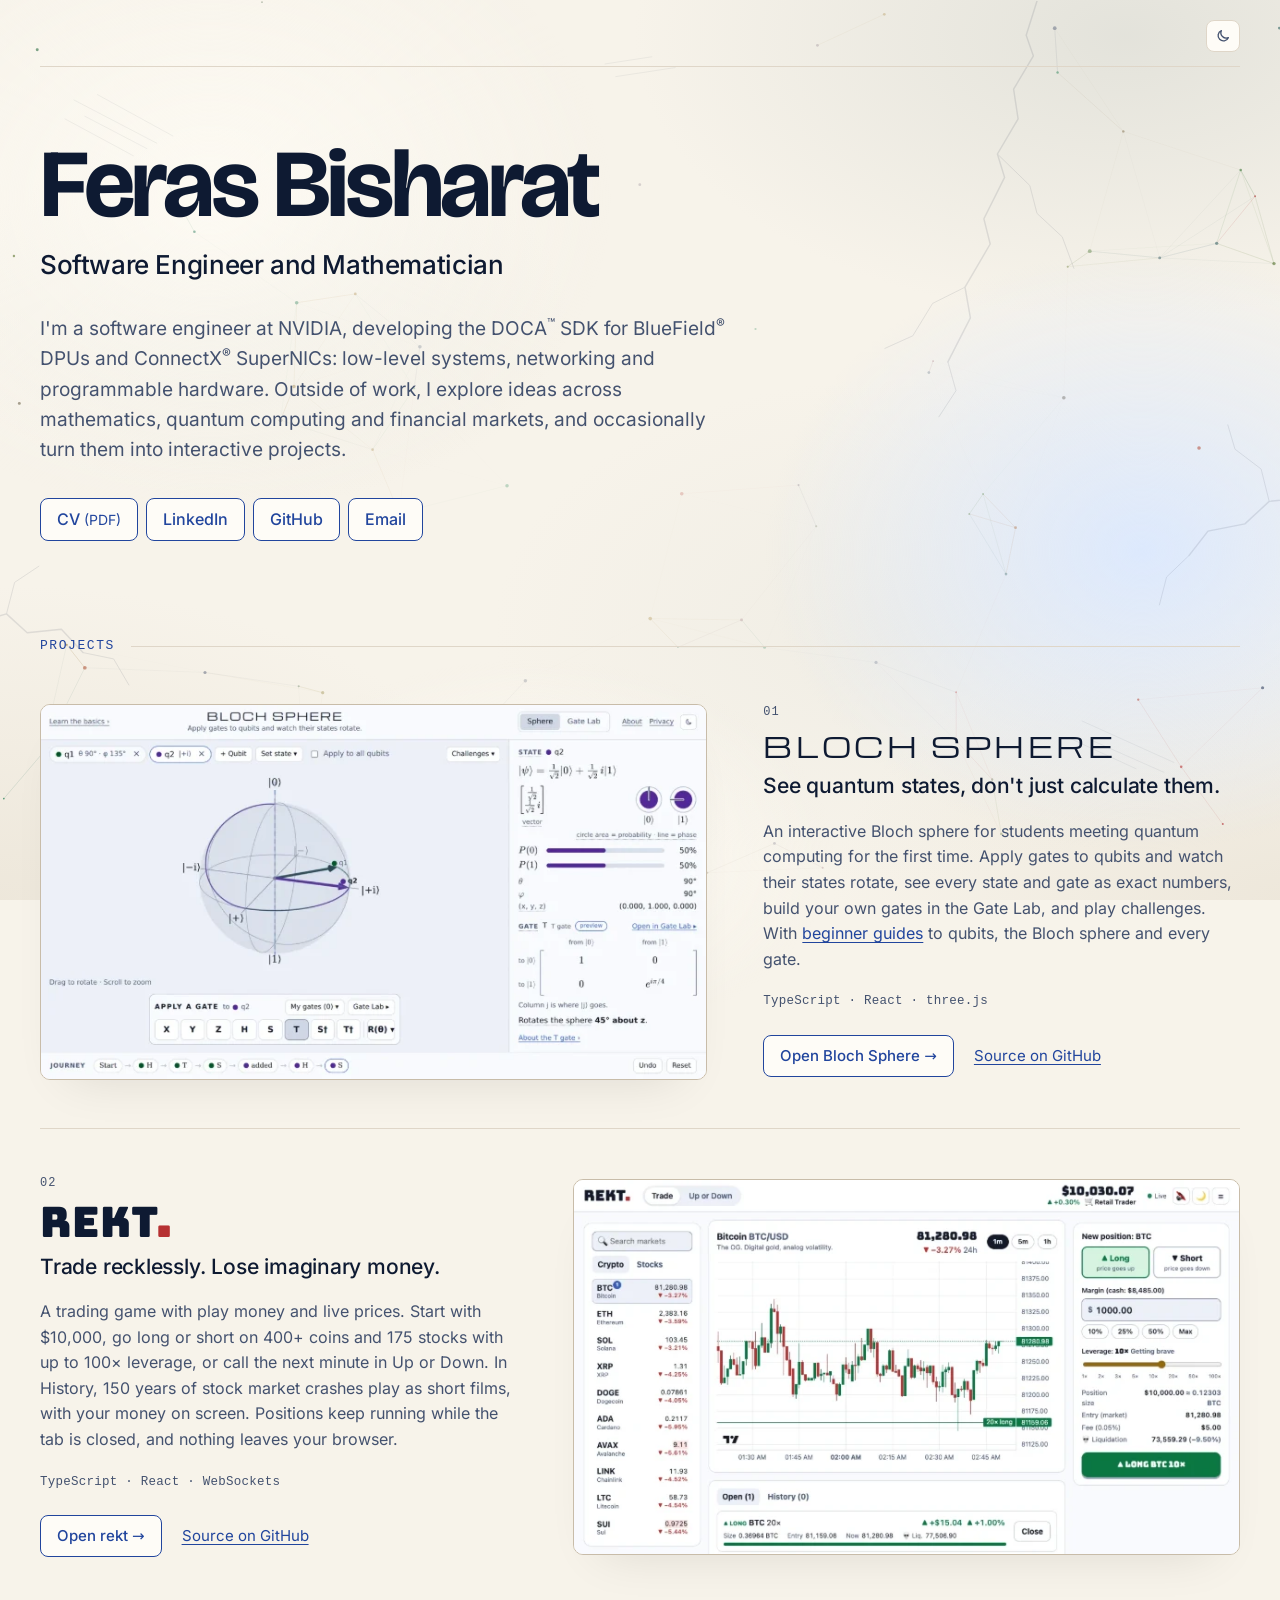
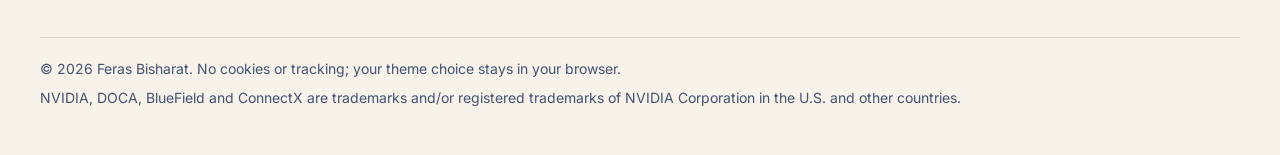
<file: index.html>
<!doctype html>
<html lang="en">
  <head>
    <meta charset="UTF-8" />
    <meta http-equiv="Content-Security-Policy" content="default-src 'none'; script-src 'self'; style-src 'self'; img-src 'self'; media-src 'self'; font-src 'self'; base-uri 'none'; form-action 'none'" />
    <meta name="viewport" content="width=device-width, initial-scale=1.0" />
    <meta name="referrer" content="no-referrer" />
    <meta name="description" content="Feras Bisharat, senior software engineer at NVIDIA: CV, projects and contact." />
    <!-- The browser bar's color: --bg from style.css, light and dark (copied; a tag can't read tokens).
         theme.js points both at a picked theme. -->
    <meta name="theme-color" media="(prefers-color-scheme: light)" content="oklch(0.965 0.013 85)" />
    <meta name="theme-color" media="(prefers-color-scheme: dark)" content="oklch(0.18 0.052 262)" />
    <link rel="canonical" href="https://ferasbisharat.com/" />
    <meta property="og:type" content="profile" />
    <meta property="og:url" content="https://ferasbisharat.com/" />
    <meta property="og:title" content="Feras Bisharat" />
    <meta property="og:description" content="Senior software engineer at NVIDIA: CV, projects and contact." />
    <meta property="og:image" content="https://ferasbisharat.com/og.jpg" />
    <meta property="og:image:width" content="1200" />
    <meta property="og:image:height" content="630" />
    <meta property="og:image:alt" content="Feras Bisharat, Software Engineer and Mathematician, ferasbisharat.com" />
    <meta name="twitter:card" content="summary_large_image" />
    <link rel="icon" href="favicon.svg" type="image/svg+xml" />
    <link rel="icon" href="favicon.ico" sizes="32x32" />
    <link rel="apple-touch-icon" href="apple-touch-icon.png" />
    <link rel="preload" href="fonts/inter-latin-wght-normal.woff2" as="font" type="font/woff2" crossorigin />
    <link rel="preload" href="fonts/bricolage-grotesque-latin-opsz-normal.woff2" as="font" type="font/woff2" crossorigin />
    <link rel="stylesheet" href="theme.css" />
    <link rel="stylesheet" href="style.css" />
    <!-- Not deferred: it applies a picked theme before the page first paints. -->
    <script src="theme.js"></script>
    <script src="email.js" defer></script>
    <script src="background.js" defer></script>
    <script src="clips.js" defer></script>
    <title>Feras Bisharat</title>
    <!-- Who this is, for search engines: links the site, LinkedIn and GitHub as one person. A data
         block, never run, so the CSP doesn't apply. -->
    <script type="application/ld+json">
      {
        "@context": "https://schema.org",
        "@type": "Person",
        "name": "Feras Bisharat",
        "url": "https://ferasbisharat.com/",
        "jobTitle": "Senior Software Engineer",
        "worksFor": { "@type": "Organization", "name": "NVIDIA" },
        "alumniOf": [
          { "@type": "CollegeOrUniversity", "name": "Technion – Israel Institute of Technology" },
          { "@type": "CollegeOrUniversity", "name": "Tel Aviv University" }
        ],
        "sameAs": ["https://www.linkedin.com/in/feras-bisharat/", "https://github.com/ferasb"]
      }
    </script>
  </head>
  <body>
    <div class="topbar">
      <!-- The same button as Bloch Sphere's: switches between light and dark, showing the theme it switches to (theme.js). -->
      <button type="button" id="theme-button" class="theme-button" data-next="dark" title="Switch to the dark theme" aria-label="Switch to the dark theme">
        <svg class="icon-light" viewBox="0 0 24 24" aria-hidden="true">
          <circle cx="12" cy="12" r="4" />
          <path d="M12 2v2M12 20v2M2 12h2M20 12h2M4.9 4.9l1.4 1.4M17.7 17.7l1.4 1.4M4.9 19.1l1.4-1.4M17.7 6.3l1.4-1.4" />
        </svg>
        <svg class="icon-dark" viewBox="0 0 24 24" aria-hidden="true"><path d="M20 14.5A8 8 0 0 1 9.5 4a8 8 0 1 0 10.5 10.5z" /></svg>
      </button>
    </div>

    <main>
      <header class="hero">
        <h1>Feras Bisharat</h1>
        <p class="role">Software Engineer and Mathematician</p>
        <p class="intro">
          I'm a software engineer at NVIDIA, developing the DOCA<sup>™</sup> SDK for BlueField<sup>®</sup> DPUs and ConnectX<sup>®</sup>
          SuperNICs: low-level systems, networking and programmable hardware. Outside of work, I explore ideas across mathematics,
          quantum computing and financial markets, and occasionally turn them into interactive projects.
        </p>
        <nav class="links" aria-label="Links">
          <a class="button" href="Feras-Bisharat-CV.pdf" target="_blank" rel="noopener">CV <span class="note">(PDF)</span></a>
          <a class="button" href="https://www.linkedin.com/in/feras-bisharat/" target="_blank" rel="noopener">LinkedIn</a>
          <a class="button" href="https://github.com/ferasb" target="_blank" rel="noopener">GitHub</a>
          <button type="button" class="button" popovertarget="email-card">Email</button>
        </nav>

        <!-- Opened by the Email button; closes on Escape or a click outside. email.js runs the Copy button; the mail button opens the mail app. -->
        <div id="email-card" class="email-card" popover role="dialog" aria-labelledby="email-card-title">
          <div class="email-card-head">
            <h2 id="email-card-title">Email</h2>
            <button type="button" class="close" popovertarget="email-card" popovertargetaction="hide" aria-label="Close">
              <svg viewBox="0 0 24 24" aria-hidden="true"><path d="M6 6l12 12M18 6L6 18" /></svg>
            </button>
          </div>
          <div class="email-row">
            <span class="email-address">ferasbish@gmail.com</span>
            <div class="email-actions">
              <button type="button" class="button copy" data-copy="ferasbish@gmail.com" autofocus>
                <svg class="icon-copy" viewBox="0 0 24 24" aria-hidden="true"><rect x="9" y="9" width="12" height="12" rx="2" /><path d="M5 15V5a2 2 0 0 1 2-2h8" /></svg>
                <svg class="icon-done" viewBox="0 0 24 24" aria-hidden="true"><path d="M5 12.5l4.5 4.5L19 7.5" /></svg>
                <span class="label" aria-live="polite">Copy</span>
              </button>
              <a class="button mail" href="mailto:ferasbish@gmail.com" target="_blank" rel="noopener" title="Open in your mail app" aria-label="Open in your mail app">
                <svg viewBox="0 0 24 24" aria-hidden="true"><rect x="3" y="5" width="18" height="14" rx="2" /><path d="M3.5 7l8.5 6 8.5-6" /></svg>
              </a>
            </div>
          </div>
          <p class="muted">Feel free to connect, I reply to all my emails.</p>
        </div>
      </header>

      <section class="projects" aria-labelledby="projects">
        <h2 id="projects" class="section-label">Projects</h2>

        <article class="project">
          <a class="shot" href="https://bloch-sphere.ferasbisharat.com/" tabindex="-1" aria-hidden="true">
            <!-- In the page's theme: style.css shows one of the two. Each comes at 720 and 1280 pixels wide;
                 the browser picks by the space and the screen's density. -->
            <img class="only-light" src="img/bloch-sphere-light.webp" srcset="img/bloch-sphere-light-720.webp 720w, img/bloch-sphere-light.webp 1280w" sizes="(max-width: 899px) calc(100vw - 32px), 700px" width="1280" height="720" alt="" loading="lazy" />
            <img class="only-dark" src="img/bloch-sphere-dark.webp" srcset="img/bloch-sphere-dark-720.webp 720w, img/bloch-sphere-dark.webp 1280w" sizes="(max-width: 899px) calc(100vw - 32px), 700px" width="1280" height="720" alt="" loading="lazy" />
            <!-- Played over the screenshot on hover (clips.js); recorded in the dark theme, so only shown in it. -->
            <video src="img/bloch-sphere-demo.mp4" width="1280" height="720" muted loop playsinline preload="none"></video>
          </a>
          <div class="body">
            <p class="index">01</p>
            <h3 class="title-bloch"><a href="https://bloch-sphere.ferasbisharat.com/">Bloch Sphere</a></h3>
            <p class="tagline">See quantum states, don't just calculate them.</p>
            <p>
              An interactive Bloch sphere for students meeting quantum computing for the first time. Apply gates to qubits and watch their
              states rotate, see every state and gate as exact numbers, build your own gates in the Gate Lab, and play challenges. With
              <a href="https://bloch-sphere.ferasbisharat.com/learn/">beginner guides</a> to qubits, the Bloch sphere and every gate.
            </p>
            <p class="stack">TypeScript · React · three.js</p>
            <p class="actions">
              <a class="button" href="https://bloch-sphere.ferasbisharat.com/">Open Bloch Sphere <span aria-hidden="true">→</span></a>
              <a href="https://github.com/ferasb/bloch-sphere">Source on GitHub</a>
            </p>
          </div>
        </article>

        <article class="project">
          <a class="shot" href="https://rekt.ferasbisharat.com/" tabindex="-1" aria-hidden="true">
            <img class="only-light" src="img/rekt-light.webp" srcset="img/rekt-light-720.webp 720w, img/rekt-light.webp 1280w" sizes="(max-width: 899px) calc(100vw - 32px), 700px" width="1280" height="720" alt="" loading="lazy" />
            <img class="only-dark" src="img/rekt-dark.webp" srcset="img/rekt-dark-720.webp 720w, img/rekt-dark.webp 1280w" sizes="(max-width: 899px) calc(100vw - 32px), 700px" width="1280" height="720" alt="" loading="lazy" />
            <video src="img/rekt-demo.mp4" width="1280" height="720" muted loop playsinline preload="none"></video>
          </a>
          <div class="body">
            <p class="index">02</p>
            <h3 class="title-rekt"><a href="https://rekt.ferasbisharat.com/">rekt<span aria-hidden="true">.</span></a></h3>
            <p class="tagline">Trade recklessly. Lose imaginary money.</p>
            <p>
              A trading game with play money and live prices. Start with $10,000, go long or short on 400+ coins and 175 stocks with up to
              100× leverage, or call the next minute in Up or Down. In History, 150 years of stock market crashes play as short films,
              with your money on screen. Positions keep running while the tab is closed, and nothing leaves your browser.
            </p>
            <p class="stack">TypeScript · React · WebSockets</p>
            <p class="actions">
              <a class="button" href="https://rekt.ferasbisharat.com/">Open rekt <span aria-hidden="true">→</span></a>
              <a href="https://github.com/ferasb/rekt">Source on GitHub</a>
            </p>
          </div>
        </article>
      </section>
    </main>

    <footer class="muted">
      <p>© 2026 Feras Bisharat. No cookies or tracking; your theme choice stays in your browser.</p>
      <p>
        NVIDIA, DOCA, BlueField and ConnectX are trademarks and/or registered trademarks of NVIDIA Corporation in the U.S. and other
        countries.
      </p>
    </footer>
  </body>
</html>
</file>
<file: theme.css>
/*
 * The palette of ferasbisharat.com and the sites under it.
 *
 * The same file lives in each repository: ferasb.github.io/theme.css is the original, and
 * bloch-sphere/web/src/theme.css and rekt/web/src/theme.css are copies. Change the original, then
 * copy it over.
 *
 * Every token has a light and a dark value, light-dark(light, dark), chosen by the page's color
 * scheme: the system's by default, or the visitor's choice (data-theme="light" or "dark" on <html>).
 * Colors are OKLCH; surfaces, text and lines share hue 264 (blue).
 */

:root {
  color-scheme: light dark;

  /* Surfaces, back to front: sunken (a 3D view, inputs), the page, raised (buttons, cards). */
  --bg-sunken: light-dark(oklch(0.955 0.01 264), oklch(0.1 0.025 264));
  --bg: light-dark(oklch(0.985 0.005 264), oklch(0.15 0.025 264));
  --bg-raised: light-dark(oklch(1 0 0), oklch(0.2 0.025 264));

  /* Text: at least 15:1 and 6:1 on every surface, in both themes. */
  --text: light-dark(oklch(0.22 0.03 264), oklch(0.96 0.015 264));
  --text-muted: light-dark(oklch(0.47 0.05 264), oklch(0.76 0.05 264));

  /* Lines and interaction states. --highlight (hovered borders, input edges) keeps 3:1 against the page. */
  --highlight: light-dark(oklch(0.6 0.05 264), oklch(0.5 0.05 264));
  --border: light-dark(oklch(0.8 0.03 264), oklch(0.4 0.05 264));
  --border-muted: light-dark(oklch(0.88 0.02 264), oklch(0.3 0.05 264));

  /* Accents. --primary is for links, focus rings and the main action: at least 5.8:1 as text. */
  --primary: light-dark(oklch(0.5 0.15 264), oklch(0.76 0.1 264));
  --secondary: light-dark(oklch(0.53 0.1 84), oklch(0.76 0.1 84));

  /* Status: always shown with an icon and a label, never color alone. */
  --danger: light-dark(oklch(0.52 0.17 25), oklch(0.72 0.13 25));
  --warning: light-dark(oklch(0.55 0.11 80), oklch(0.82 0.12 90));
  --success: light-dark(oklch(0.5 0.12 155), oklch(0.74 0.13 155));
  --info: light-dark(oklch(0.52 0.09 220), oklch(0.76 0.09 220));

  /*
   * Five colors for telling things apart (Bloch Sphere's qubits), in this fixed order: green, violet,
   * amber, cyan, pink. Each theme's five are validated as a set, for every pair, by OKLab distance
   * (x100) under protan/deutan simulation (Machado 2009) and for normal vision:
   *   dark: worst pair 11.1 (deutan), 20.5 (normal); at least 4.7:1 on the dark page.
   *   light: worst pair 11.1 (deutan), 20.8 (normal); at least 3:1 on the light page and --bg-sunken.
   * The first two (seen together most) are at least 19.7 apart under simulation. Lightness varies
   * across the set on purpose; it is the cue that survives color blindness. The hues stay the same
   * in both themes, so the first color is green in either.
   */
  --accent-1: light-dark(oklch(0.4 0.11 150), oklch(0.6 0.15 150));
  --accent-2: light-dark(oklch(0.4 0.17 295), oklch(0.6 0.15 295));
  --accent-3: light-dark(oklch(0.6 0.125 75), oklch(0.82 0.15 75));
  --accent-4: light-dark(oklch(0.62 0.11 215), oklch(0.82 0.141 215));
  --accent-5: light-dark(oklch(0.52 0.17 355), oklch(0.74 0.15 355));

  /* Drop shadows under popovers and menus. */
  --shadow: light-dark(rgb(0 0 0 / 0.12), rgb(0 0 0 / 0.5));
}

:root[data-theme="light"] {
  color-scheme: light;
}

:root[data-theme="dark"] {
  color-scheme: dark;
}
</file>
<file: style.css>
/*
 * Colors are tokens: theme.css, the palette shared with Bloch Sphere and rekt, with this site's own
 * surfaces and accent over it (below). The buttons copy Bloch Sphere's
 * (bloch-sphere/web/src/styles.css), so the two sites look like one family.
 */

@font-face {
  font-family: Inter;
  font-style: normal;
  font-weight: 100 900;
  font-display: swap;
  src: url("fonts/inter-latin-wght-normal.woff2") format("woff2");
}

/* The display face, for the name: weight and optical size (a tighter cut at large sizes, which the
   browser picks by itself). */
@font-face {
  font-family: "Bricolage Grotesque";
  font-style: normal;
  font-weight: 100 900;
  font-display: swap;
  src: url("fonts/bricolage-grotesque-latin-opsz-normal.woff2") format("woff2");
}

/* The projects' own wordmark faces, so each title looks as it does in its app: Michroma for Bloch
   Sphere, Bungee for rekt. */
@font-face {
  font-family: Michroma;
  font-style: normal;
  font-weight: 400;
  font-display: swap;
  src: url("fonts/michroma-latin-400-normal.woff2") format("woff2");
}

@font-face {
  font-family: Bungee;
  font-style: normal;
  font-weight: 400;
  font-display: swap;
  src: url("fonts/bungee-latin-400-normal.woff2") format("woff2");
}

:root {
  --font: Inter, system-ui, -apple-system, "Segoe UI", sans-serif;
  --display: "Bricolage Grotesque", Inter, system-ui, sans-serif;
  /* Labels and indexes: the system's monospace, so nothing more to download. */
  --mono: ui-monospace, "SF Mono", "Cascadia Mono", "Segoe UI Mono", Menlo, Consolas, "Liberation Mono", monospace;
  /* This site's surfaces, text, lines and accent, over theme.css's (which Bloch Sphere and rekt
     keep). Dark: a deep cobalt with a gold accent. Light: the same as ink on parchment, a warm cream
     page with cobalt text and accent (gold can't be read on a light page). The theme-color tags copy
     --bg. */
  --bg-sunken: light-dark(oklch(0.93 0.018 85), oklch(0.145 0.045 262));
  --bg: light-dark(oklch(0.965 0.013 85), oklch(0.18 0.052 262));
  --bg-raised: light-dark(oklch(0.99 0.006 85), oklch(0.215 0.058 264));
  --text: light-dark(oklch(0.22 0.05 264), oklch(0.97 0.01 264));
  --text-muted: light-dark(oklch(0.44 0.05 264), oklch(0.78 0.04 264));
  --highlight: light-dark(oklch(0.62 0.04 80), oklch(0.43 0.075 264));
  --border: light-dark(oklch(0.8 0.03 80), oklch(0.33 0.07 264));
  --border-muted: light-dark(oklch(0.88 0.022 80), oklch(0.26 0.06 264));
  --primary: light-dark(oklch(0.42 0.15 264), oklch(0.84 0.15 85));
  /* The background's mottling: lighter and darker patches of the page's blue. */
  --wash: color-mix(in oklch, var(--bg-raised) 90%, var(--text));
  --wash-faint: var(--bg-sunken);
  /* Patches that drift over the page. Dark: a deeper ink and a cooler steel blue. Light: a faint
     cobalt wash and a paler cream. */
  --tint-ink: light-dark(oklch(0.93 0.03 260), oklch(0.135 0.045 258));
  --tint-steel: light-dark(oklch(0.985 0.01 90), oklch(0.24 0.045 235));
  /* The cracks: darker than the page, with a pale edge. */
  --crack: oklch(from var(--bg-sunken) calc(l - 0.07) c h);
  --crack-edge: color-mix(in oklch, var(--text) 10%, transparent);
}

*,
*::before,
*::after {
  box-sizing: border-box;
}

body {
  max-width: 1280px;
  margin: 0 auto;
  padding: 20px clamp(16px, 4vw, 40px) 40px;
  /* Mottled like worn paint: soft patches, lighter in the top right, darker in the bottom corners.
     The colored ones drift above it (html::before). */
  background:
    radial-gradient(55% 45% at 88% 4%, var(--wash), transparent 70%) fixed,
    radial-gradient(35% 30% at 20% 35%, color-mix(in oklch, var(--wash) 45%, transparent), transparent 70%) fixed,
    radial-gradient(45% 40% at 70% 70%, color-mix(in oklch, var(--wash) 35%, transparent), transparent 70%) fixed,
    radial-gradient(60% 50% at 0% 100%, var(--wash-faint), transparent 70%) fixed,
    radial-gradient(50% 45% at 100% 100%, var(--wash-faint), transparent 70%) fixed,
    var(--bg);
  color: var(--text);
  font: 16px/1.6 var(--font);
}

/* Ink and steel patches, larger than the window, drifting and turning very slowly. Only a
   transform moves, so the browser doesn't repaint them. Reduced motion stops it. */
html::before {
  content: "";
  position: fixed;
  inset: -20%;
  z-index: -1;
  pointer-events: none;
  background:
    radial-gradient(32% 36% at 26% 30%, var(--tint-steel), transparent 70%),
    radial-gradient(30% 34% at 78% 58%, var(--tint-ink), transparent 70%),
    radial-gradient(24% 22% at 44% 82%, var(--tint-steel), transparent 70%);
  animation: drift 80s ease-in-out infinite alternate;
}

@keyframes drift {
  from {
    transform: translate3d(-3%, -2%, 0) rotate(-3deg);
  }
  to {
    transform: translate3d(3%, 2%, 0) rotate(3deg);
  }
}

/* background.js's canvas: drifting points joined by faint lines, each point slowly changing through
   these four colors: grey, gold, red and green. Registered as colors, so background.js reads them
   resolved for the current theme. Fainter in the middle, behind the text, than at the sides. */
@property --dot-1 {
  syntax: "<color>";
  inherits: false;
  initial-value: transparent;
}

@property --dot-2 {
  syntax: "<color>";
  inherits: false;
  initial-value: transparent;
}

@property --dot-3 {
  syntax: "<color>";
  inherits: false;
  initial-value: transparent;
}

@property --dot-4 {
  syntax: "<color>";
  inherits: false;
  initial-value: transparent;
}

.constellation {
  position: fixed;
  inset: 0;
  z-index: -1;
  width: 100%;
  height: 100%;
  pointer-events: none;
  --dot-1: var(--text-muted);
  --dot-2: var(--warning);
  --dot-3: var(--danger);
  --dot-4: var(--success);
  mask-image: linear-gradient(90deg, black, color-mix(in srgb, black 35%, transparent) 30% 70%, black);
}

/* Cracks and scratches in the paint (cracks.svg, a mask): each a dark line with a faint light edge
   a pixel below and right, like a real fracture. Still, so nothing to stop. */
body::before,
body::after {
  content: "";
  position: fixed;
  inset: 0;
  z-index: -1;
  pointer-events: none;
  mask: url("cracks.svg") center / cover no-repeat;
}

body::before {
  background: var(--crack);
}

body::after {
  background: var(--crack-edge);
  mask-position: calc(50% + 1px) calc(50% + 1px);
}

a {
  color: var(--primary);
  text-underline-offset: 3px;
}

a:focus-visible,
button:focus-visible {
  outline: 2px solid var(--primary);
  outline-offset: 2px;
}

/* The 404 page's heading; the home page's (.hero h1) is larger. */
h1 {
  margin: 96px 0 16px;
  font-family: var(--display);
  font-size: clamp(40px, 8vw, 64px);
  font-weight: 700;
  line-height: 1;
  letter-spacing: -0.035em;
}

h3 {
  margin: 0 0 6px;
  font-size: 20px;
  font-weight: 650;
  letter-spacing: -0.01em;
}

h3 a {
  color: var(--text);
  text-decoration: none;
}

h3 a:hover {
  text-decoration: underline;
}

p {
  margin: 0 0 12px;
}

/* ™ and ®: smaller than the text, and kept from stretching the line. */
sup {
  font-size: 0.7em;
  line-height: 0;
}

.lead {
  color: var(--text);
  font-size: 18px;
}

.muted {
  color: var(--text-muted);
  font-size: 14px;
}

/* --- Top bar: the theme button ------------------------------------------------------------- */

.topbar {
  display: flex;
  align-items: center;
  justify-content: flex-end;
  padding-bottom: 14px;
  border-bottom: 1px solid var(--border-muted);
}

/* --- Theme button: light or dark, showing the theme it switches to ------------------------ */

.theme-button {
  display: grid;
  place-items: center;
  width: 34px;
  height: 32px;
  padding: 0;
  border: 1px solid var(--border-muted);
  border-radius: 8px;
  background: var(--bg-raised);
  color: var(--text-muted);
  cursor: pointer;
  transition:
    background-color 0.12s,
    border-color 0.12s;
}

.theme-button:hover {
  border-color: var(--highlight);
  color: var(--text);
}

.theme-button svg {
  display: none;
  width: 16px;
  height: 16px;
  fill: none;
  stroke: currentColor;
  stroke-width: 2;
  stroke-linecap: round;
  stroke-linejoin: round;
}

.theme-button[data-next="light"] .icon-light,
.theme-button[data-next="dark"] .icon-dark {
  display: block;
}

/* --- Hero: the name, the role, the intro and the links ----------------------------------- */

.hero {
  padding: clamp(32px, 6vw, 72px) 0 0;
}

.hero h1 {
  margin: 0 0 14px;
  font-size: clamp(48px, 8vw, 96px);
  font-weight: 700;
  line-height: 0.95;
  letter-spacing: -0.035em;
}

.role {
  margin: 0 0 28px;
  color: var(--text);
  font-size: clamp(20px, 2.4vw, 26px);
  font-weight: 500;
  letter-spacing: -0.015em;
}

.intro {
  max-width: 58ch;
  margin: 0;
  color: var(--text-muted);
  font-size: clamp(17px, 1.6vw, 19px);
  line-height: 1.6;
}

/* --- Links: Bloch Sphere's buttons ---------------------------------------------------------- */

.links {
  display: flex;
  flex-wrap: wrap;
  gap: 8px;
  margin-top: 32px;
}

/* The four links need 384px for one line, a 416px window with the page's padding; a few pixels more
   allow for fonts that render wider. Narrower, as on most phones: two lines of two, the same width,
   rather than Email on a line of its own. A new link changes the 419px. */
@media (max-width: 419px) {
  .links {
    display: grid;
    grid-template-columns: 1fr 1fr;
    max-width: 300px;
  }
}

.button {
  padding: 8px 16px;
  border: 1px solid var(--primary);
  border-radius: 8px;
  background: var(--bg-raised);
  color: var(--primary);
  font: inherit;
  font-weight: 500;
  text-align: center;
  text-decoration: none;
  cursor: pointer;
  transition:
    background-color 0.12s,
    border-color 0.12s;
}

.button:hover {
  border-color: var(--highlight);
  background: var(--border-muted);
}

.button:active {
  background: var(--border);
}

.button .note {
  font-size: 14px;
  font-weight: 400;
}

/* --- Email card: opened by the Email button (a popover, centered in the window) ------------- */

.email-card {
  width: min(440px, calc(100vw - 32px));
  padding: 16px 20px 20px;
  border: 1px solid var(--border);
  border-radius: 12px;
  background: var(--bg-raised);
  color: var(--text);
  box-shadow: 0 12px 32px var(--shadow);
  text-align: left;
}

.email-card::backdrop {
  background: var(--shadow);
}

.email-card-head {
  display: flex;
  align-items: center;
  justify-content: space-between;
  margin-bottom: 12px;
}

.email-card h2 {
  margin: 0;
  color: var(--text-muted);
  font-size: 13px;
  font-weight: 600;
  letter-spacing: 0.06em;
  text-transform: uppercase;
}

.email-card .close {
  display: grid;
  place-items: center;
  width: 30px;
  height: 30px;
  margin-right: -6px;
  padding: 0;
  border: 0;
  border-radius: 6px;
  background: transparent;
  color: var(--text-muted);
  cursor: pointer;
}

.email-card .close:hover {
  background: var(--border-muted);
  color: var(--text);
}

/* The address never breaks. When it and the buttons don't fit on one line (a narrow window, a wider
   font), the buttons move under it together, and Copy widens to fill that line. */
.email-row {
  display: flex;
  flex-wrap: wrap;
  align-items: center;
  gap: 8px;
  padding: 8px 8px 8px 14px;
  border: 1px solid var(--border-muted);
  border-radius: 10px;
  background: var(--bg-sunken);
}

.email-address {
  /* Takes nearly all the spare room on a shared line; Copy (grow 1) takes a line of its own. */
  flex: 1000 0 auto;
  white-space: nowrap;
  color: var(--text);
  font-size: 17px;
  font-weight: 600;
}

.email-card .copy,
.email-card .mail {
  display: flex;
  align-items: center;
  justify-content: center;
  gap: 6px;
  padding: 6px 12px;
}

.email-actions {
  display: flex;
  flex: 1 0 auto;
  gap: 8px;
}

.email-card .copy {
  flex: 1 0 auto;
}

/* Just the envelope; .email-actions stretches it to Copy's height. */
.email-card .mail {
  flex: none;
  padding: 0 10px;
}

.email-card .mail svg {
  width: 18px;
  height: 18px;
}

.email-card .copy.done {
  border-color: var(--success);
  color: var(--success);
}

.email-card .muted {
  margin: 12px 0 0;
}

.email-card svg {
  width: 16px;
  height: 16px;
  fill: none;
  stroke: currentColor;
  stroke-width: 2;
  stroke-linecap: round;
  stroke-linejoin: round;
}

.email-card .copy .icon-done,
.email-card .copy.done .icon-copy {
  display: none;
}

.email-card .copy.done .icon-done {
  display: block;
}

/* --- Projects: one wide row each, the screenshot and the text side by side, alternating ----- */

.projects {
  margin-top: clamp(56px, 8vw, 96px);
}

/* "Projects" in small capitals and the accent, followed by a hairline to the edge of the column. */
.section-label {
  display: flex;
  align-items: center;
  gap: 16px;
  margin: 0;
  color: var(--primary);
  font: 500 13px/1.4 var(--mono);
  letter-spacing: 0.12em;
  text-transform: uppercase;
}

.section-label::after {
  content: "";
  flex: 1;
  height: 1px;
  background: var(--border-muted);
}

.project {
  display: grid;
  gap: 28px;
  padding: 36px 0;
}

.project + .project {
  border-top: 1px solid var(--border-muted);
}

.shot {
  position: relative;
  display: block;
  overflow: hidden;
  border: 1px solid var(--border);
  border-radius: 10px;
  background: var(--bg-raised);
  box-shadow: 0 24px 48px -28px var(--shadow);
  transition: border-color 0.3s;
}

.shot img {
  width: 100%;
  height: auto;
  vertical-align: top;
  transition: transform 0.6s ease-out;
}

.shot:hover {
  border-color: var(--highlight);
}

.shot:hover :is(img, video) {
  transform: scale(1.015);
}

/* The clip over the screenshot (clips.js): hidden until it plays, then faded in. Shown at all only in
   the dark theme (it was recorded in it), with a mouse, and without reduced motion. */
.shot video {
  display: none;
  position: absolute;
  inset: 0;
  width: 100%;
  height: 100%;
  object-fit: cover;
  opacity: 0;
  transition:
    opacity 0.3s,
    transform 0.6s ease-out;
}

.shot.playing video {
  opacity: 1;
}

@media (hover: hover) and (prefers-reduced-motion: no-preference) {
  @media (prefers-color-scheme: dark) {
    :root:not([data-theme="light"]) .shot video {
      display: block;
    }
  }

  :root[data-theme="dark"] .shot video {
    display: block;
  }
}

/* Screenshots in the page's theme: light unless the system is dark (and the visitor didn't pick
   light) or the visitor picked dark. Lazy loading skips the hidden one. */
img.only-dark {
  display: none;
}

@media (prefers-color-scheme: dark) {
  :root:not([data-theme="light"]) img.only-light {
    display: none;
  }
  :root:not([data-theme="light"]) img.only-dark {
    display: block;
  }
}

:root[data-theme="dark"] img.only-light {
  display: none;
}

:root[data-theme="dark"] img.only-dark {
  display: block;
}

.project .index {
  margin: 0 0 12px;
  color: var(--text-muted);
  font: 12px/1 var(--mono);
  letter-spacing: 0.08em;
}

.project h3 {
  margin: 0 0 10px;
  line-height: 1.1;
}

/* As in Bloch Sphere's top bar: written "Bloch Sphere" in the HTML and capitalized here, so screen
   readers don't spell it out. Michroma is wide, so smaller than rekt's. */
.project .title-bloch {
  font: 400 clamp(22px, 2.4vw, 28px) / 1.15 Michroma, var(--font);
  letter-spacing: 0.12em;
  text-transform: uppercase;
}

/* As in rekt's logo: Bungee, with the dot in rekt's --down red. */
.project .title-rekt {
  font: 400 clamp(32px, 3.6vw, 42px) / 1 Bungee, var(--font);
  letter-spacing: 0.02em;
}

.title-rekt span {
  color: var(--danger);
}

.tagline {
  margin: 0 0 18px;
  color: var(--text);
  font-size: clamp(18px, 1.8vw, 21px);
  font-weight: 500;
  line-height: 1.35;
  letter-spacing: -0.01em;
}

.project .body > p:not([class]) {
  color: var(--text-muted);
}

.stack {
  margin: 20px 0 24px;
  color: var(--text-muted);
  font: 12.5px/1.5 var(--mono);
  letter-spacing: 0.02em;
}

.actions {
  display: flex;
  flex-wrap: wrap;
  align-items: center;
  gap: 12px 20px;
  margin: 0;
  font-size: 15px;
}

@media (min-width: 900px) {
  .project {
    grid-template-columns: 7fr 5fr;
    align-items: center;
    gap: 56px;
    padding: 48px 0;
  }

  /* Every second project: the text on the left, the screenshot on the right. */
  .project:nth-of-type(even) {
    grid-template-columns: 5fr 7fr;
  }

  .project:nth-of-type(even) .shot {
    order: 2;
  }
}

/* Each project fades and rises in as it scrolls into view, done by the time it's 40% in. Tied to the
   scroll, not a timer, so it never moves on its own. Browsers without scroll-driven animations just
   show it. */
@media (prefers-reduced-motion: no-preference) {
  @supports (animation-timeline: view()) {
    .project {
      animation: rise linear both;
      animation-timeline: view();
      animation-range: entry 0% entry 40%;
    }
  }
}

@keyframes rise {
  from {
    opacity: 0;
    transform: translateY(32px);
  }
  to {
    opacity: 1;
    transform: none;
  }
}

/* --- Footer --------------------------------------------------------------------------------- */

footer {
  margin-top: 32px;
  padding-top: 20px;
  border-top: 1px solid var(--border-muted);
  font-size: 13px;
}

footer p {
  margin-bottom: 6px;
}

@media (prefers-reduced-motion: reduce) {
  *,
  *::before,
  *::after {
    transition: none !important;
  }

  html::before {
    animation: none;
  }
}
</file>
